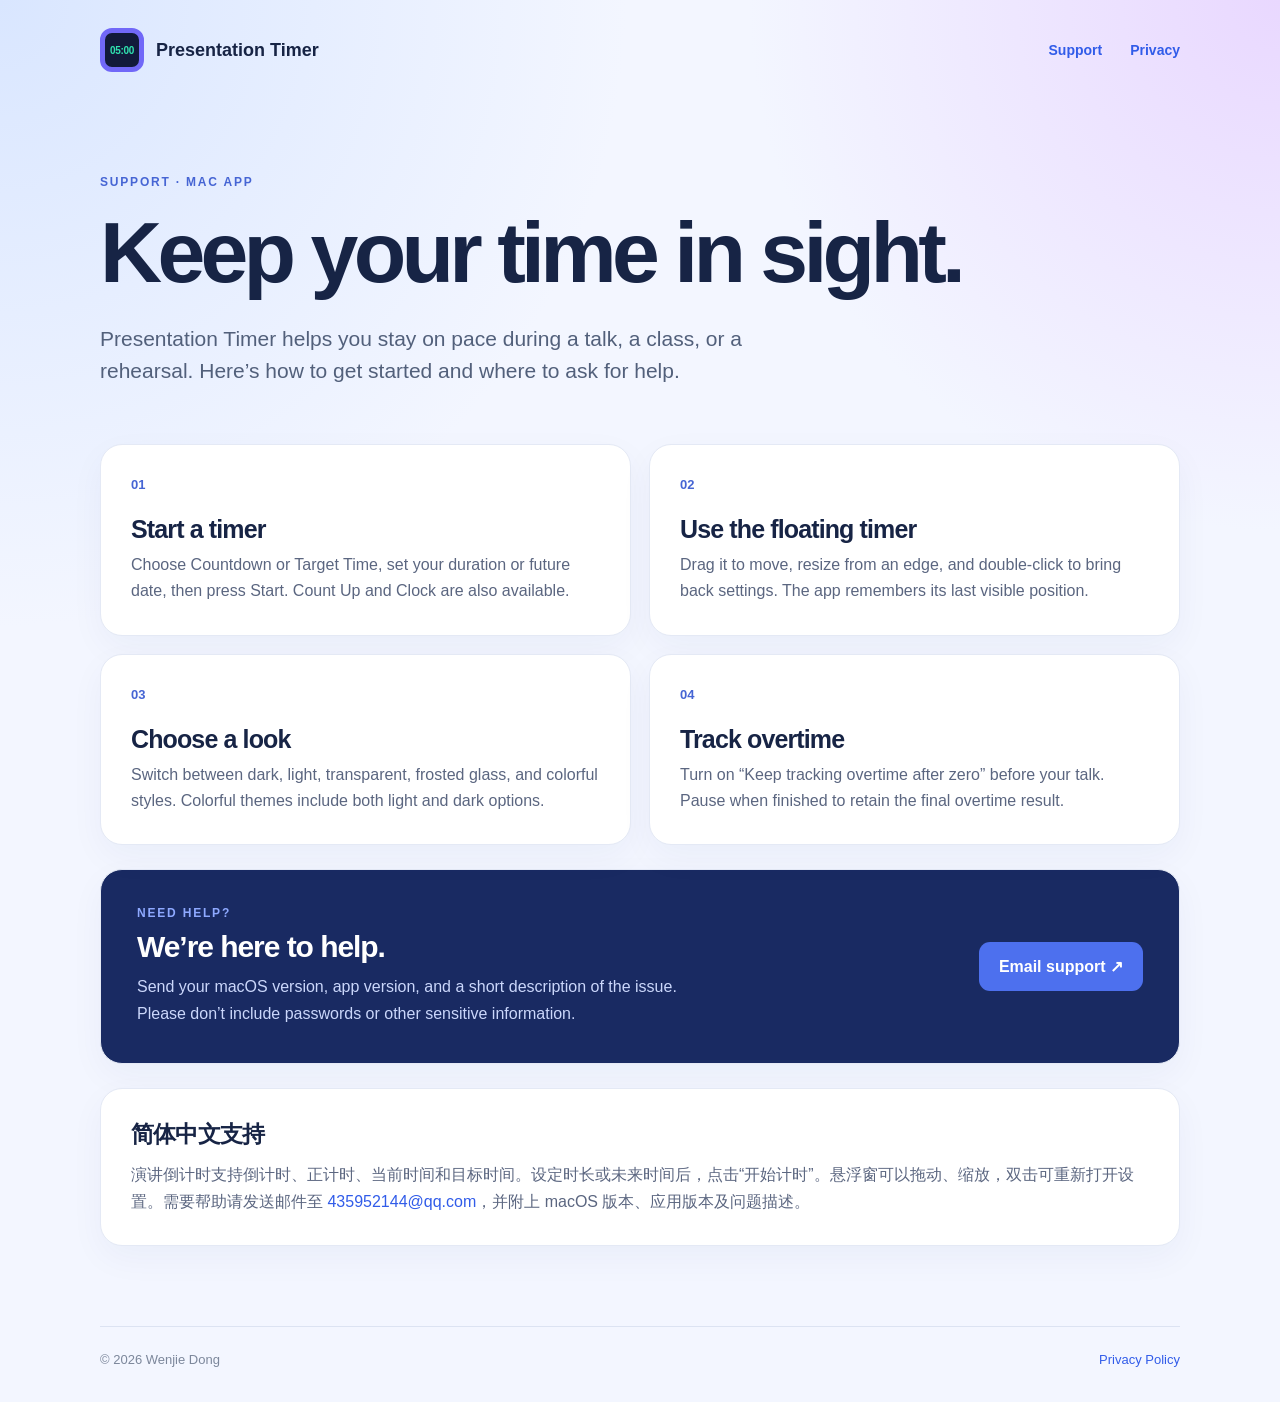
<file: index.html>
<!doctype html>
<html lang="en">
<head>
  <meta charset="utf-8">
  <meta name="viewport" content="width=device-width, initial-scale=1">
  <title>Presentation Timer · Support</title>
  <meta name="description" content="Support and privacy information for Presentation Timer for Mac.">
  <link rel="stylesheet" href="styles.css">
</head>
<body>
  <header class="topbar">
    <a class="brand" href="./" aria-label="Presentation Timer home"><span class="mark">05:00</span><span>Presentation Timer</span></a>
    <nav aria-label="Navigation"><a href="./">Support</a><a href="privacy.html">Privacy</a></nav>
  </header>
  <main>
    <div class="eyebrow">SUPPORT · MAC APP</div>
    <h1>Keep your time in sight.</h1>
    <p class="lead">Presentation Timer helps you stay on pace during a talk, a class, or a rehearsal. Here’s how to get started and where to ask for help.</p>
    <section class="grid" aria-label="Frequently asked questions">
      <article><span class="num">01</span><h2>Start a timer</h2><p>Choose Countdown or Target Time, set your duration or future date, then press Start. Count Up and Clock are also available.</p></article>
      <article><span class="num">02</span><h2>Use the floating timer</h2><p>Drag it to move, resize from an edge, and double-click to bring back settings. The app remembers its last visible position.</p></article>
      <article><span class="num">03</span><h2>Choose a look</h2><p>Switch between dark, light, transparent, frosted glass, and colorful styles. Colorful themes include both light and dark options.</p></article>
      <article><span class="num">04</span><h2>Track overtime</h2><p>Turn on “Keep tracking overtime after zero” before your talk. Pause when finished to retain the final overtime result.</p></article>
    </section>
    <section class="contact"><div><div class="eyebrow">NEED HELP?</div><h2>We’re here to help.</h2><p>Send your macOS version, app version, and a short description of the issue. Please don’t include passwords or other sensitive information.</p></div><a class="button" href="mailto:435952144@qq.com?subject=Presentation%20Timer%20Support">Email support ↗</a></section>
    <section class="local"><h2>简体中文支持</h2><p>演讲倒计时支持倒计时、正计时、当前时间和目标时间。设定时长或未来时间后，点击“开始计时”。悬浮窗可以拖动、缩放，双击可重新打开设置。需要帮助请发送邮件至 <a href="mailto:435952144@qq.com">435952144@qq.com</a>，并附上 macOS 版本、应用版本及问题描述。</p></section>
  </main>
  <footer><span>© 2026 Wenjie Dong</span><a href="privacy.html">Privacy Policy</a></footer>
</body>
</html>
</file>
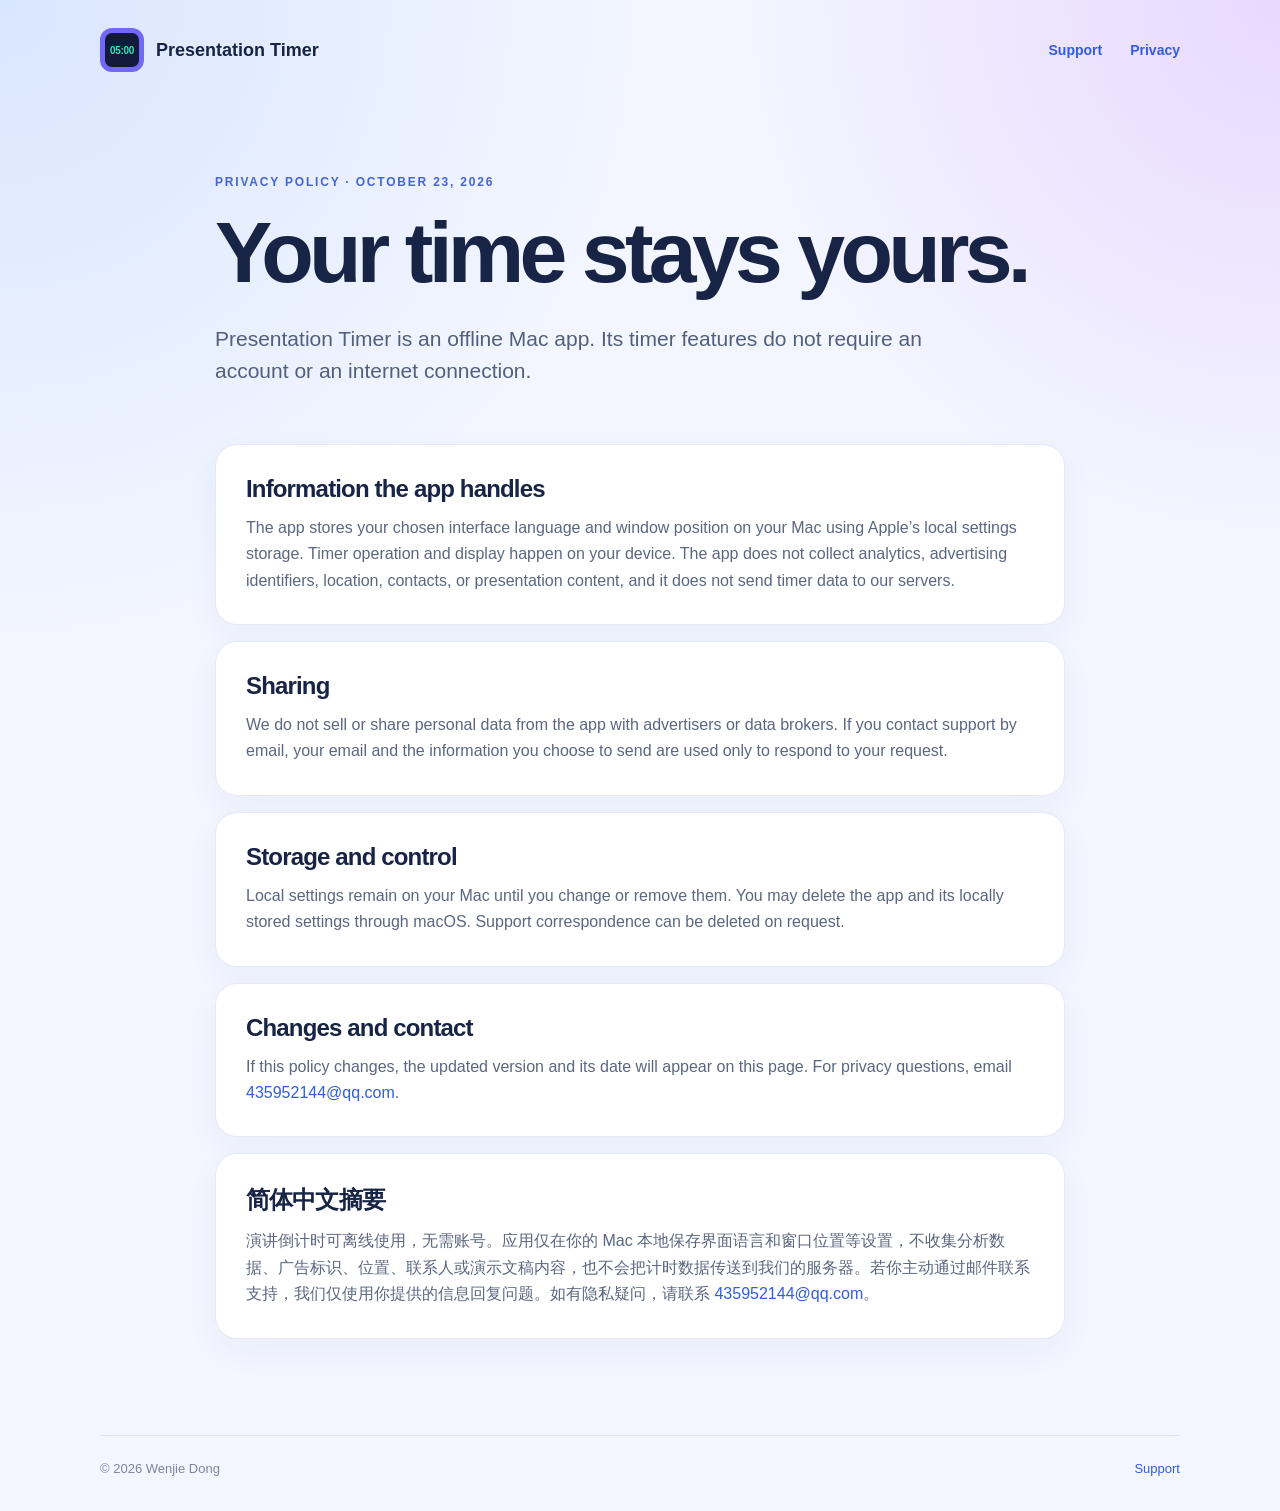
<file: privacy.html>
<!doctype html>
<html lang="en">
<head>
  <meta charset="utf-8">
  <meta name="viewport" content="width=device-width, initial-scale=1">
  <title>Presentation Timer · Privacy Policy</title>
  <meta name="description" content="Privacy policy for Presentation Timer for Mac.">
  <link rel="stylesheet" href="styles.css">
</head>
<body>
  <header class="topbar"><a class="brand" href="./"><span class="mark">05:00</span><span>Presentation Timer</span></a><nav aria-label="Navigation"><a href="./">Support</a><a href="privacy.html">Privacy</a></nav></header>
  <main class="policy">
    <div class="eyebrow">PRIVACY POLICY · OCTOBER 23, 2026</div>
    <h1>Your time stays yours.</h1>
    <p class="lead">Presentation Timer is an offline Mac app. Its timer features do not require an account or an internet connection.</p>
    <section><h2>Information the app handles</h2><p>The app stores your chosen interface language and window position on your Mac using Apple’s local settings storage. Timer operation and display happen on your device. The app does not collect analytics, advertising identifiers, location, contacts, or presentation content, and it does not send timer data to our servers.</p></section>
    <section><h2>Sharing</h2><p>We do not sell or share personal data from the app with advertisers or data brokers. If you contact support by email, your email and the information you choose to send are used only to respond to your request.</p></section>
    <section><h2>Storage and control</h2><p>Local settings remain on your Mac until you change or remove them. You may delete the app and its locally stored settings through macOS. Support correspondence can be deleted on request.</p></section>
    <section><h2>Changes and contact</h2><p>If this policy changes, the updated version and its date will appear on this page. For privacy questions, email <a href="mailto:435952144@qq.com?subject=Presentation%20Timer%20Privacy">435952144@qq.com</a>.</p></section>
    <section class="local"><h2>简体中文摘要</h2><p>演讲倒计时可离线使用，无需账号。应用仅在你的 Mac 本地保存界面语言和窗口位置等设置，不收集分析数据、广告标识、位置、联系人或演示文稿内容，也不会把计时数据传送到我们的服务器。若你主动通过邮件联系支持，我们仅使用你提供的信息回复问题。如有隐私疑问，请联系 <a href="mailto:435952144@qq.com">435952144@qq.com</a>。</p></section>
  </main>
  <footer><span>© 2026 Wenjie Dong</span><a href="./">Support</a></footer>
</body>
</html>
</file>
<file: styles.css>
:root{font-family:-apple-system,BlinkMacSystemFont,"SF Pro Display",Inter,Arial,sans-serif;color:#172445;background:#f3f6ff}*{box-sizing:border-box}body{margin:0;min-height:100vh;background:radial-gradient(circle at 0 0,#d9e6ff,transparent 33%),radial-gradient(circle at 100% 0,#e9d8ff,transparent 28%),#f3f6ff}a{color:#315ce9;text-decoration:none}a:hover{text-decoration:underline}.topbar,main,footer{width:min(1080px,calc(100% - 48px));margin:auto}.topbar{display:flex;align-items:center;justify-content:space-between;padding:28px 0}.brand{display:flex;align-items:center;gap:12px;font-weight:750;color:#172445;font-size:18px}.mark{display:grid;place-items:center;width:44px;height:44px;border-radius:12px;color:#30e3b0;background:#121a3b;border:5px solid #7168f8;font-size:10px;letter-spacing:-.03em}.topbar nav{display:flex;gap:28px;font-size:14px;font-weight:650}main{padding:75px 0 80px}.eyebrow{color:#4665d4;font-size:12px;font-weight:800;letter-spacing:.15em}h1{font-size:clamp(46px,7vw,86px);letter-spacing:-.055em;line-height:1.02;margin:20px 0 26px}h2{letter-spacing:-.035em}.lead{color:#52607b;max-width:720px;font-size:21px;line-height:1.55;margin:0 0 56px}.grid{display:grid;grid-template-columns:repeat(2,minmax(0,1fr));gap:18px}.grid article,.contact,.local,.policy section:not(.local){background:#fff;border:1px solid #e4e9f5;border-radius:22px;box-shadow:0 12px 35px #20346a0b}.grid article{padding:30px}.grid h2{font-size:25px;margin:22px 0 8px}.grid p,.contact p,.local p,.policy section p{color:#5b6680;line-height:1.65;margin:0}.num{color:#4665d4;font-size:13px;font-weight:800}.contact{display:flex;align-items:center;justify-content:space-between;gap:30px;margin-top:24px;padding:36px;background:#192a62;color:#fff}.contact h2{font-size:30px;margin:10px 0}.contact p{color:#cbd7fb;max-width:560px}.contact .eyebrow{color:#8ea9ff}.button{display:inline-flex;white-space:nowrap;border-radius:11px;padding:15px 20px;background:#4d70ee;color:#fff;font-weight:700}.button:hover{background:#6787f8;text-decoration:none}.local{padding:30px;margin-top:24px}.local h2{margin:0 0 12px;font-size:23px}.policy{max-width:850px}.policy section{padding:30px;margin:16px 0}.policy section h2{margin:0 0 12px;font-size:24px}footer{display:flex;justify-content:space-between;border-top:1px solid #dce3f2;padding:25px 0 35px;color:#7c879b;font-size:13px}@media(max-width:700px){.topbar,main,footer{width:min(100% - 32px,1080px)}.topbar{padding:18px 0}.topbar nav{gap:14px}.brand{font-size:15px}main{padding:50px 0}.lead{font-size:18px}.grid{grid-template-columns:1fr}.contact{display:block}.button{margin-top:24px}.grid article,.contact,.local,.policy section{padding:24px}}
</file>
